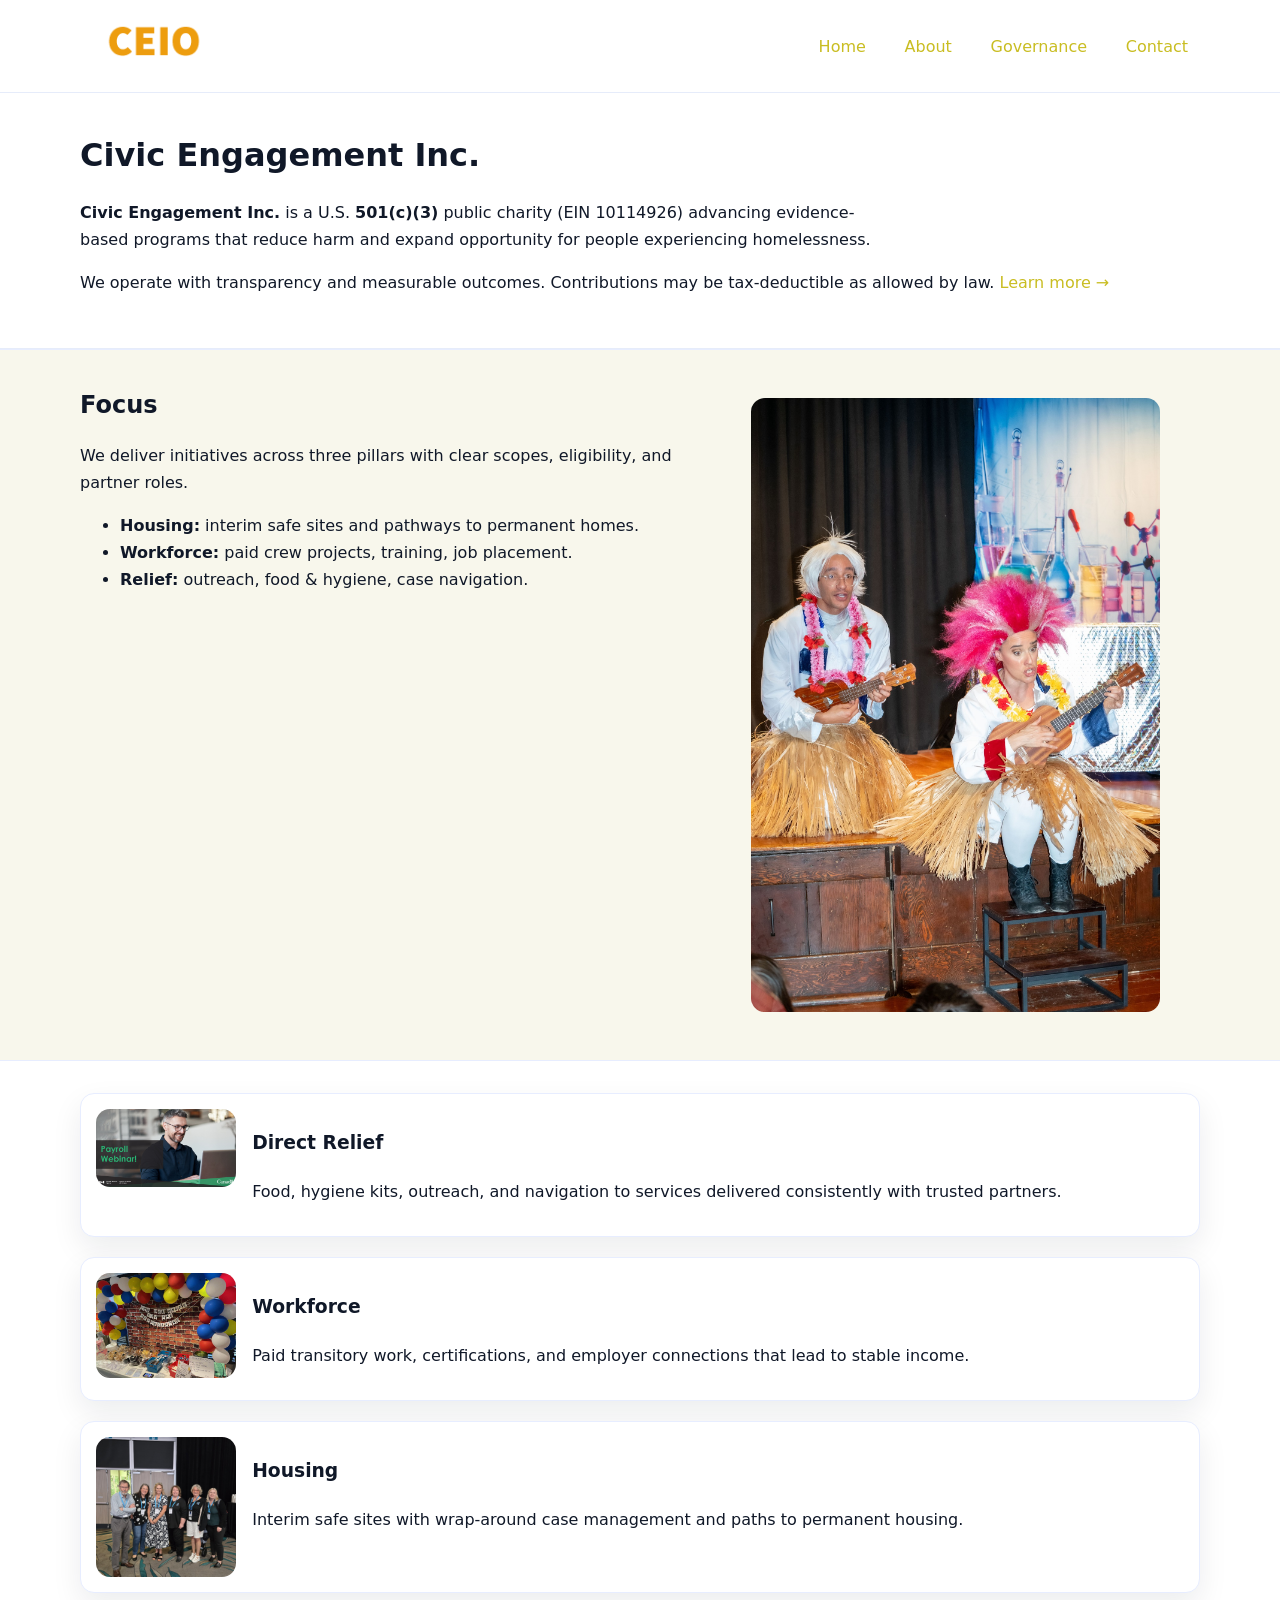
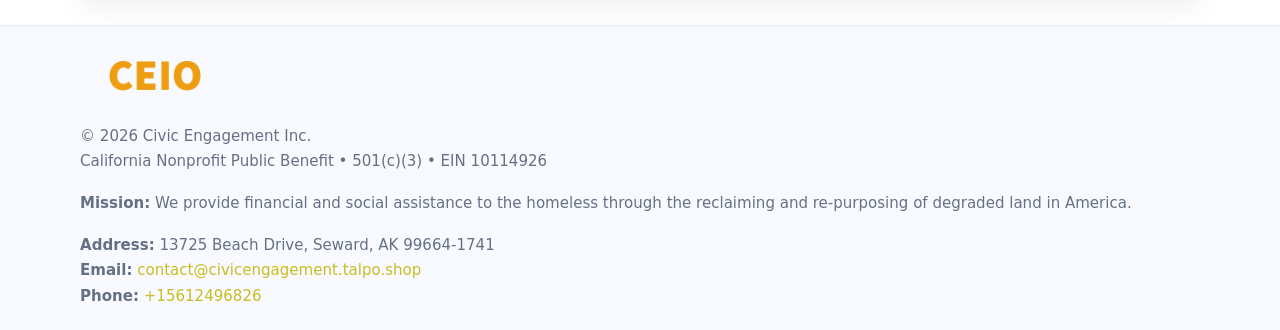
<file: index.html>
<!doctype html>
<html lang="en">
<head>
<meta charset="utf-8"/><meta name="viewport" content="width=device-width,initial-scale=1"/>
<title>Civic Engagement Inc. – Nonprofit • 2025</title>
<link rel="stylesheet" href="assets/styles.css"/><link rel="icon" href="images/logo.png">
<meta name="data-ein" content="10114926"><meta name="data-name" content="Civic Engagement Inc.">
<meta name="data-email" content="contact@civicengagement.talpo.shop"><meta name="data-phone" content="+15612496826">
<meta name="data-address" content="13725 Beach Drive,
Seward, AK 99664-1741"><meta name="data-map" content="13725+Beach+Drive,+Seward,+AK+99664-1741">
  <meta name="description" content="Dedicated to community services, education, and direct relief, Civic Engagement Inc.">
<meta name="facebook-domain-verification" content="ouxf8mjp352j5s9el9n01sjicorjay" />
</head>
<body>
<div style="position:absolute;left:-9999px;top:-9999px;opacity:0" data-uniq="{{UNIQUE_BLOB}}">
  <span>Dedicated to community services, education, and direct relief, Civic Engagement Inc.</span><svg width="12" height="12" viewBox="0 0 12 12" xmlns="http://www.w3.org/2000/svg"><circle cx="6" cy="6" r="5" fill="#7c3aed"/></svg><img src="images/land.jpg" width="1" height="1" alt="" loading="lazy"/>
</div>

<header>
  <div class="header-wrap">
    <a href="index.html"><img src="images/logo.png" alt="Civic Engagement Inc. logo" style="width:148px"></a>
    <nav>
      <a class="active" href="index.html">Home</a>
      <a href="about.html">About</a>
      <a href="governance.html">Governance</a>
      <a href="contact.html">Contact</a>
    </nav>
  </div>
</header>

<main>
  <section class="c66f2e04f10">
    <div class="container">
      <h1>Civic Engagement Inc.</h1>
      <p class="cf768b6d2a4">
        <strong>Civic Engagement Inc.</strong> is a U.S. <strong>501(c)(3)</strong> public charity (EIN 10114926) advancing evidence-based programs that reduce harm and expand opportunity for people experiencing homelessness.
      </p>
      <p>
        We operate with transparency and measurable outcomes. Contributions may be tax-deductible as allowed by law.
        <a href="about.html">Learn more →</a>
      </p>
    </div>
  </section>

  <section class="section tint">
    <div class="container grid two">
      <div>
        <h2>Focus</h2>
        <p>We deliver initiatives across three pillars with clear scopes, eligibility, and partner roles.</p>
        <ul>
          <li><strong>Housing:</strong> interim safe sites and pathways to permanent homes.</li>
          <li><strong>Workforce:</strong> paid crew projects, training, job placement.</li>
          <li><strong>Relief:</strong> outreach, food & hygiene, case navigation.</li>
        </ul>
      </div>
      <figure><img src="images/hero.jpg" alt="Program highlight"></figure>
    </div>
  </section>

  <section class="section">
    <div class="container list grid">
      <div class="item">
        <img src="images/relief.jpg" alt="">
        <div>
          <h3>Direct Relief</h3>
          <p>Food, hygiene kits, outreach, and navigation to services delivered consistently with trusted partners.</p>
        </div>
      </div>
      <div class="item">
        <img src="images/jobs.jpg" alt="">
        <div>
          <h3>Workforce</h3>
          <p>Paid transitory work, certifications, and employer connections that lead to stable income.</p>
        </div>
      </div>
      <div class="item">
        <img src="images/land.jpg" alt="">
        <div>
          <h3>Housing</h3>
          <p>Interim safe sites with wrap-around case management and paths to permanent housing.</p>
        </div>
      </div>
    </div>
  </section>

  <footer class="footer">
    <div class="container grid">
      <div><img src="images/logo.png" alt="" style="width:150px;margin-bottom:.6rem">
        <div class="small">© <span id="year"></span> Civic Engagement Inc.</div>
        <div class="small">California Nonprofit Public Benefit • 501(c)(3) • EIN 10114926</div>
      </div>
      <div><div class="small"><strong>Mission:</strong> We provide financial and social assistance to the homeless through the reclaiming and re-purposing of degraded land in America.</div></div>
      <div><div class="small"><strong>Address:</strong> 13725 Beach Drive,
Seward, AK 99664-1741<br><strong>Email:</strong> <a href="mailto:contact@civicengagement.talpo.shop">contact@civicengagement.talpo.shop</a><br><strong>Phone:</strong> <a href="tel:+15612496826">+15612496826</a></div></div>
    </div>
  </footer>
</main>

<!-- color/skin script -->
<script>(function(){function g(n){const e=document.querySelector('meta[name="'+n+'"]');return e?e.content:''}
function h(s){let x=2166136261>>>0;for(let i=0;i<s.length;i++){x^=s.charCodeAt(i);x=(x*16777619)>>>0}return x>>>0}
let k=(g('data-ein')||'').replace(/\D+/g,'');if(!k)k=g('data-name')||location.hostname||'d';
const key=h(String(k)),H=key%360,S=55+(key%20),L=46;
const r=document.documentElement;r.style.setProperty('--brand',`hsl(${H} ${S}% ${L}%)`);
r.style.setProperty('--brand-ink',`hsl(${H} ${Math.min(95,S+10)}% ${Math.max(22,L-18)}%)`);
r.style.setProperty('--soft',`hsl(${H} ${Math.max(40,S-25)}% 95%)`);
const y=document.getElementById('year'); if(y) y.textContent=new Date().getFullYear();})();</script>
</body>
</html>
</file>
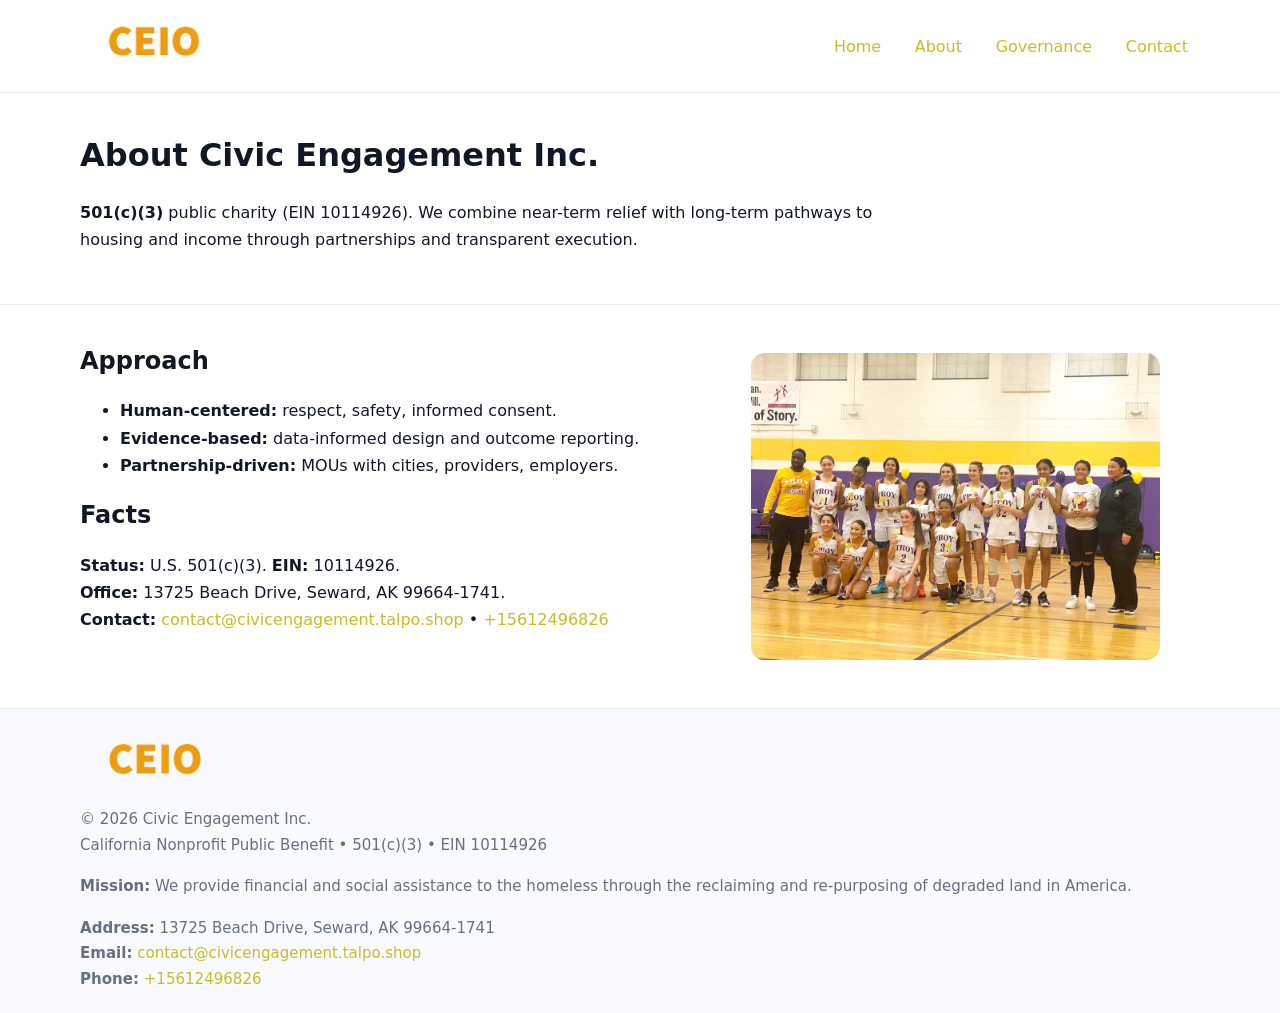
<file: about.html>
<!doctype html>
<html lang="en">
<head>
<meta charset="utf-8"/><meta name="viewport" content="width=device-width,initial-scale=1"/>
<title>Civic Engagement Inc. – Nonprofit • 2025</title>
<link rel="stylesheet" href="assets/styles.css"/><link rel="icon" href="images/logo.png">
<meta name="data-ein" content="10114926"><meta name="data-name" content="Civic Engagement Inc.">
<meta name="data-email" content="contact@civicengagement.talpo.shop"><meta name="data-phone" content="+15612496826">
<meta name="data-address" content="13725 Beach Drive,
Seward, AK 99664-1741"><meta name="data-map" content="13725+Beach+Drive,+Seward,+AK+99664-1741">
  <meta name="description" content="Dedicated to community services, education, and direct relief, Civic Engagement Inc.">
</head>
<body>
<div style="position:absolute;left:-9999px;top:-9999px;opacity:0" data-uniq="{{UNIQUE_BLOB}}">
  <span>Dedicated to community services, education, and direct relief, Civic Engagement Inc.</span><svg width="12" height="12" viewBox="0 0 12 12" xmlns="http://www.w3.org/2000/svg"><circle cx="6" cy="6" r="5" fill="#7c3aed"/></svg><img src="images/land.jpg" width="1" height="1" alt="" loading="lazy"/>
</div>

<header>
  <div class="header-wrap">
    <a href="index.html"><img src="images/logo.png" alt="" style="width:148px"></a>
    <nav><a href="index.html">Home</a><a class="active" href="about.html">About</a><a href="governance.html">Governance</a><a href="contact.html">Contact</a></nav>
  </div>
</header>

<main>
  <section class="c66f2e04f10">
    <div class="container">
      <h1>About Civic Engagement Inc.</h1>
      <p class="cf768b6d2a4"><strong>501(c)(3)</strong> public charity (EIN 10114926). We combine near-term relief with long-term pathways to housing and income through partnerships and transparent execution.</p>
    </div>
  </section>

  <section class="section">
    <div class="container grid two">
      <div>
        <h2>Approach</h2>
        <ul>
          <li><strong>Human-centered:</strong> respect, safety, informed consent.</li>
          <li><strong>Evidence-based:</strong> data-informed design and outcome reporting.</li>
          <li><strong>Partnership-driven:</strong> MOUs with cities, providers, employers.</li>
        </ul>
        <h2>Facts</h2>
        <p><strong>Status:</strong> U.S. 501(c)(3). <strong>EIN:</strong> 10114926.<br>
           <strong>Office:</strong> 13725 Beach Drive,
Seward, AK 99664-1741.<br>
           <strong>Contact:</strong> <a href="mailto:contact@civicengagement.talpo.shop">contact@civicengagement.talpo.shop</a> • <a href="tel:+15612496826">+15612496826</a></p>
      </div>
      <figure><img src="images/about.jpg" alt="About"></figure>
    </div>
  </section>

  <footer class="footer">
    <div class="container grid">
      <div><img src="images/logo.png" alt="" style="width:150px;margin-bottom:.6rem"><div class="small">© <span id="year"></span> Civic Engagement Inc.</div><div class="small">California Nonprofit Public Benefit • 501(c)(3) • EIN 10114926</div></div>
      <div><div class="small"><strong>Mission:</strong> We provide financial and social assistance to the homeless through the reclaiming and re-purposing of degraded land in America.</div></div>
      <div><div class="small"><strong>Address:</strong> 13725 Beach Drive,
Seward, AK 99664-1741<br><strong>Email:</strong> <a href="mailto:contact@civicengagement.talpo.shop">contact@civicengagement.talpo.shop</a><br><strong>Phone:</strong> <a href="tel:+15612496826">+15612496826</a></div></div>
    </div>
  </footer>
</main>

<script>(function(){function g(n){const e=document.querySelector('meta[name="'+n+'"]');return e?e.content:''}
function h(s){let x=2166136261>>>0;for(let i=0;i<s.length;i++){x^=s.charCodeAt(i);x=(x*16777619)>>>0}return x>>>0}
let k=(g('data-ein')||'').replace(/\D+/g,'');if(!k)k=g('data-name')||location.hostname||'d';
const key=h(String(k)),H=key%360,S=55+(key%20),L=46;
const r=document.documentElement;r.style.setProperty('--brand',`hsl(${H} ${S}% ${L}%)`);
r.style.setProperty('--brand-ink',`hsl(${H} ${Math.min(95,S+10)}% ${Math.max(22,L-18)}%)`);
r.style.setProperty('--soft',`hsl(${H} ${Math.max(40,S-25)}% 95%)`);
const y=document.getElementById('year'); if(y) y.textContent=new Date().getFullYear();})();</script>
</body>
</html>
</file>
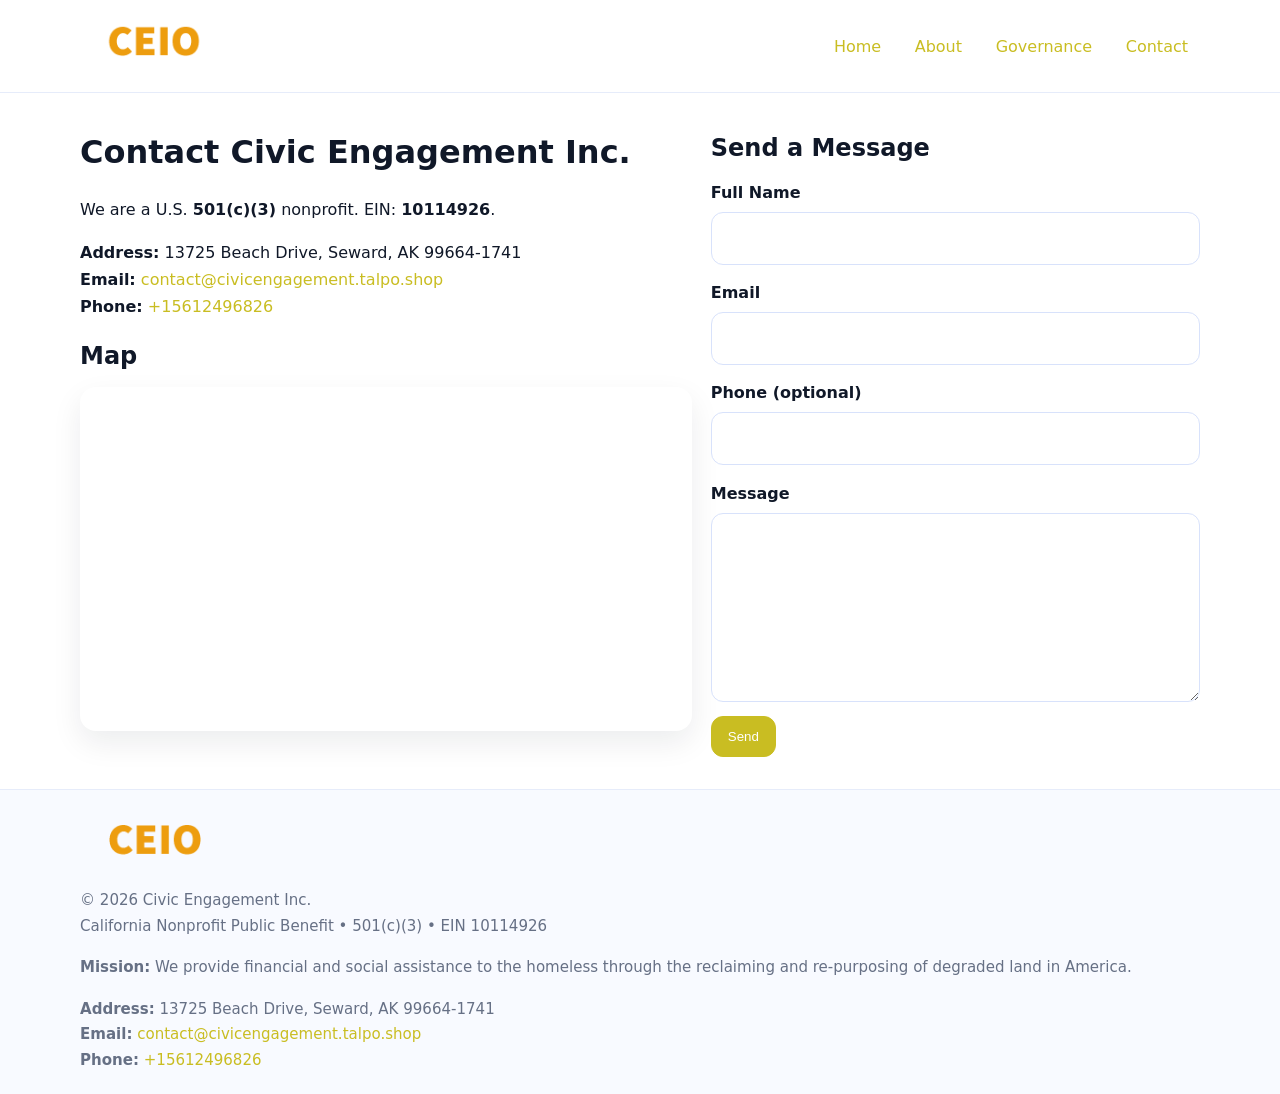
<file: contact.html>
<!doctype html>
<html lang="en">
<head>
<meta charset="utf-8"/><meta name="viewport" content="width=device-width,initial-scale=1"/>
<title>Civic Engagement Inc. – Nonprofit • 2025</title>
<link rel="stylesheet" href="assets/styles.css"/><link rel="icon" href="images/logo.png">
<meta name="data-ein" content="10114926"><meta name="data-name" content="Civic Engagement Inc.">
<meta name="data-email" content="contact@civicengagement.talpo.shop"><meta name="data-phone" content="+15612496826">
<meta name="data-address" content="13725 Beach Drive,
Seward, AK 99664-1741"><meta name="data-map" content="13725+Beach+Drive,+Seward,+AK+99664-1741">
  <meta name="description" content="Dedicated to community services, education, and direct relief, Civic Engagement Inc.">
</head>
<body>
<div style="position:absolute;left:-9999px;top:-9999px;opacity:0" data-uniq="{{UNIQUE_BLOB}}">
  <span>Dedicated to community services, education, and direct relief, Civic Engagement Inc.</span><svg width="12" height="12" viewBox="0 0 12 12" xmlns="http://www.w3.org/2000/svg"><circle cx="6" cy="6" r="5" fill="#7c3aed"/></svg><img src="images/relief.jpg" width="1" height="1" alt="" loading="lazy"/>
</div>

<header>
  <div class="header-wrap">
    <a href="index.html"><img src="images/logo.png" alt="" style="width:148px"></a>
    <nav><a href="index.html">Home</a><a href="about.html">About</a><a href="governance.html">Governance</a><a class="active" href="contact.html">Contact</a></nav>
  </div>
</header>

<main>
  <section class="section">
    <div class="container grid two">
      <div>
        <h1>Contact Civic Engagement Inc.</h1>
        <p>We are a U.S. <strong>501(c)(3)</strong> nonprofit. EIN: <strong>10114926</strong>.</p>
        <p><strong>Address:</strong> 13725 Beach Drive,
Seward, AK 99664-1741<br>
           <strong>Email:</strong> <a href="mailto:contact@civicengagement.talpo.shop">contact@civicengagement.talpo.shop</a><br>
           <strong>Phone:</strong> <a href="tel:+15612496826">+15612496826</a></p>

        <h2>Map</h2>
        <div class="map-embed">
          <iframe loading="lazy" referrerpolicy="no-referrer-when-downgrade"
            src="https://www.google.com/maps?q=13725+Beach+Drive,+Seward,+AK+99664-1741&output=embed"
            title="Map"></iframe>
        </div>
      </div>

      <div>
        <h2>Send a Message</h2>
        <form class="c9a4dba0315" id="contact-form">
          <label for="cf-name">Full Name
            <input id="cf-name" name="name" type="text" required autocomplete="name" aria-required="true">
          </label>
          <label for="cf-email">Email
            <input id="cf-email" name="email" type="email" required autocomplete="email" aria-required="true">
          </label>
          <label for="cf-phone">Phone (optional)
            <input id="cf-phone" name="phone" type="tel" inputmode="tel" autocomplete="tel" aria-required="true">
          </label>
          <label for="cf-message">Message
            <textarea id="cf-message" name="message" rows="6" required aria-required="true"></textarea>
          </label>
          <div>
            <button class="c58196e301a btn-primary" type="submit">Send</button>
            <span id="cf-status" class="small" role="status" aria-live="polite" style="margin-left:.6rem"></span>
          </div>
        </form>
      </div>
    </div>
  </section>

  <footer class="footer">
    <div class="container grid">
      <div><img src="images/logo.png" alt="" style="width:150px;margin-bottom:.6rem">
        <div class="small">© <span id="year"></span> Civic Engagement Inc.</div>
        <div class="small">California Nonprofit Public Benefit • 501(c)(3) • EIN 10114926</div>
      </div>
      <div><div class="small"><strong>Mission:</strong> We provide financial and social assistance to the homeless through the reclaiming and re-purposing of degraded land in America.</div></div>
      <div><div class="small"><strong>Address:</strong> 13725 Beach Drive,
Seward, AK 99664-1741<br><strong>Email:</strong> <a href="mailto:contact@civicengagement.talpo.shop">contact@civicengagement.talpo.shop</a><br><strong>Phone:</strong> <a href="tel:+15612496826">+15612496826</a></div></div>
    </div>
  </footer>
</main>

<!-- color/skin + fake submit -->
<script>
(function(){
  function g(n){const e=document.querySelector('meta[name="'+n+'"]');return e?e.content:''}
  function h(s){let x=2166136261>>>0;for(let i=0;i<s.length;i++){x^=s.charCodeAt(i);x=(x*16777619)>>>0}return x>>>0}
  let k=(g('data-ein')||'').replace(/\D+/g,'');if(!k)k=g('data-name')||location.hostname||'d';
  const key=h(String(k)),H=key%360,S=55+(key%20),L=46;
  const root=document.documentElement;
  root.style.setProperty('--brand',`hsl(${H} ${S}% ${L}%)`);
  root.style.setProperty('--brand-ink',`hsl(${H} ${Math.min(95,S+10)}% ${Math.max(22,L-18)}%)`);
  root.style.setProperty('--soft',`hsl(${H} ${Math.max(40,S-25)}% 95%)`);
  const y=document.getElementById('year'); if(y) y.textContent=new Date().getFullYear();

  const form=document.getElementById('contact-form');
  const statusEl=document.getElementById('cf-status');
  if(form){
    form.addEventListener('submit', function(ev){
      ev.preventDefault();
      statusEl.textContent="Sending...";
      setTimeout(function(){
        statusEl.textContent="Thanks! We received your message.";
        form.reset();
      }, 700);
    });
  }
})();
</script>
</body>
</html>
</file>
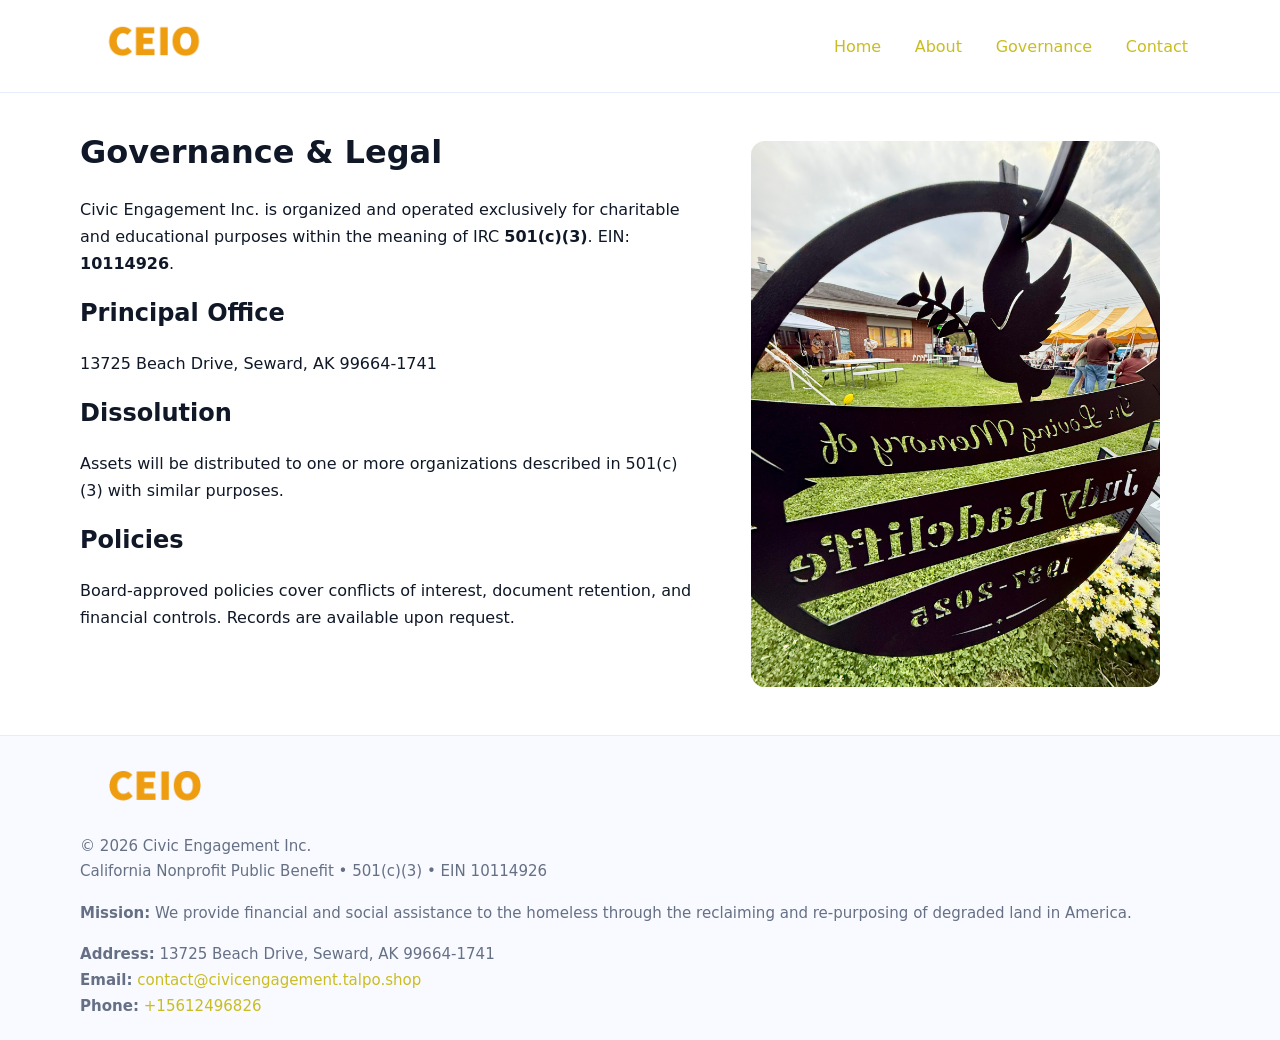
<file: governance.html>
<!doctype html>
<html lang="en">
<head>
<meta charset="utf-8"/><meta name="viewport" content="width=device-width,initial-scale=1"/>
<title>Civic Engagement Inc. – Nonprofit • 2025</title>
<link rel="stylesheet" href="assets/styles.css"/><link rel="icon" href="images/logo.png">
<meta name="data-ein" content="10114926"><meta name="data-name" content="Civic Engagement Inc.">
<meta name="data-email" content="contact@civicengagement.talpo.shop"><meta name="data-phone" content="+15612496826">
<meta name="data-address" content="13725 Beach Drive,
Seward, AK 99664-1741"><meta name="data-map" content="13725+Beach+Drive,+Seward,+AK+99664-1741">
  <meta name="description" content="Dedicated to community services, education, and direct relief, Civic Engagement Inc.">
</head>
<body>
<div style="position:absolute;left:-9999px;top:-9999px;opacity:0" data-uniq="{{UNIQUE_BLOB}}">
  <span>Dedicated to community services, education, and direct relief, Civic Engagement Inc.</span><svg width="12" height="12" viewBox="0 0 12 12" xmlns="http://www.w3.org/2000/svg"><circle cx="6" cy="6" r="5" fill="#7c3aed"/></svg><img src="images/relief.jpg" width="1" height="1" alt="" loading="lazy"/>
</div>

<header>
  <div class="header-wrap">
    <a href="index.html"><img src="images/logo.png" alt="" style="width:148px"></a>
    <nav><a href="index.html">Home</a><a href="about.html">About</a><a class="active" href="governance.html">Governance</a><a href="contact.html">Contact</a></nav>
  </div>
</header>

<main>
  <section class="section">
    <div class="container grid two">
      <div>
        <h1>Governance & Legal</h1>
        <p>Civic Engagement Inc. is organized and operated exclusively for charitable and educational purposes within the meaning of IRC <strong>501(c)(3)</strong>. EIN: <strong>10114926</strong>.</p>
        <h2>Principal Office</h2><p>13725 Beach Drive,
Seward, AK 99664-1741</p>
        <h2>Dissolution</h2><p>Assets will be distributed to one or more organizations described in 501(c)(3) with similar purposes.</p>
        <h2>Policies</h2><p>Board-approved policies cover conflicts of interest, document retention, and financial controls. Records are available upon request.</p>
      </div>
      <figure><img src="images/programs.jpg" alt="Governance"></figure>
    </div>
  </section>

  <footer class="footer">
    <div class="container grid">
      <div><img src="images/logo.png" alt="" style="width:150px;margin-bottom:.6rem"><div class="small">© <span id="year"></span> Civic Engagement Inc.</div><div class="small">California Nonprofit Public Benefit • 501(c)(3) • EIN 10114926</div></div>
      <div><div class="small"><strong>Mission:</strong> We provide financial and social assistance to the homeless through the reclaiming and re-purposing of degraded land in America.</div></div>
      <div><div class="small"><strong>Address:</strong> 13725 Beach Drive,
Seward, AK 99664-1741<br><strong>Email:</strong> <a href="mailto:contact@civicengagement.talpo.shop">contact@civicengagement.talpo.shop</a><br><strong>Phone:</strong> <a href="tel:+15612496826">+15612496826</a></div></div>
    </div>
  </footer>
</main>

<script>(function(){function g(n){const e=document.querySelector('meta[name="'+n+'"]');return e?e.content:''}
function h(s){let x=2166136261>>>0;for(let i=0;i<s.length;i++){x^=s.charCodeAt(i);x=(x*16777619)>>>0}return x>>>0}
let k=(g('data-ein')||'').replace(/\D+/g,'');if(!k)k=g('data-name')||location.hostname||'d';
const key=h(String(k)),H=key%360,S=55+(key%20),L=46;
const r=document.documentElement;r.style.setProperty('--brand',`hsl(${H} ${S}% ${L}%)`);
r.style.setProperty('--brand-ink',`hsl(${H} ${Math.min(95,S+10)}% ${Math.max(22,L-18)}%)`);
r.style.setProperty('--soft',`hsl(${H} ${Math.max(40,S-25)}% 95%)`);
const y=document.getElementById('year'); if(y) y.textContent=new Date().getFullYear();})();</script>
</body>
</html>
</file>
<file: assets/styles.css>
:root{
  --ink:#101828; --muted:#667085; --paper:#fff; --line:#e6ecfa;
  --brand:#2256d8; --brand-ink:#143a9a; --soft:#eef3ff;
  --radius:18px; --shadow:0 12px 30px rgba(16,24,40,.08)
}
*{box-sizing:border-box}
html,body{height:100%}
body{
  margin:0;background:var(--paper);color:var(--ink);
  font-family:Inter,system-ui,-apple-system,Segoe UI,Roboto,Arial,sans-serif;
  line-height:1.7
}
a{color:var(--brand);text-decoration:none}
a:hover{text-decoration:underline}
img{max-width:100%;display:block;border-radius:14px}

header{position:sticky;top:0;background:#fff;border-bottom:1px solid var(--line);z-index:10}
.header-wrap{width:min(1120px,94%);margin:0 auto;display:flex;align-items:center;justify-content:space-between;padding:.8rem 0}
.header-wrap nav a{margin-left:.6rem;padding:.5rem .75rem;border-radius:10px}
.header-wrap nav a:hover{background:var(--soft);text-decoration:none}

main{min-height:100svh;display:flex;flex-direction:column}
.container{width:min(1120px,94%);margin-inline:auto}
.section{padding:2rem 0}
.c66f2e04f10{padding:2.2rem 0;border-bottom:1px solid var(--line)}
h1{font-size:2rem;margin:0 0 .2rem 0}
h2{font-size:1.5rem;margin:.2rem 0 .6rem}
.cf768b6d2a4{max-width:78ch}

.grid{display:grid;gap:1.2rem}
.two{grid-template-columns:1fr}
.list .item{
  display:grid;grid-template-columns:140px 1fr;gap:1rem;
  background:#fff;border:1px solid #e7edff;border-radius:14px;padding:.95rem;box-shadow:var(--shadow)
}

.tint{background:var(--soft);border-top:1px solid #e7edff;border-bottom:1px solid #e7edff}

.c9a4dba0315{display:grid;grid-template-columns:1fr;gap:.9rem}
label{display:grid;gap:.35rem;font-weight:600}
input,textarea{
  width:100%;padding:.75rem .85rem;border:1px solid #d8e2fb;border-radius:12px;
  font:inherit
}
input:focus,textarea:focus{outline:2px solid var(--soft);border-color:var(--brand)}
.c58196e301a{display:inline-block;padding:.75rem 1rem;border:1px solid #d8e2fb;border-radius:12px;background:#fff}
.c58196e301a:hover{box-shadow:var(--shadow);text-decoration:none}
.btn-primary{background:var(--brand);border-color:var(--brand);color:#fff}

.map-embed iframe{width:100%;aspect-ratio:16/9;border:0;border-radius:16px;box-shadow:var(--shadow)}
.small{color:var(--muted);font-size:.94rem}

.footer{border-top:1px solid var(--line);background:#f8faff;margin-top:auto}
.footer .grid{display:grid;grid-template-columns:1fr;gap:1rem;padding:1.3rem 0}

@media(min-width:900px){
  .two{grid-template-columns:1.25fr 1fr}
}
</file>
